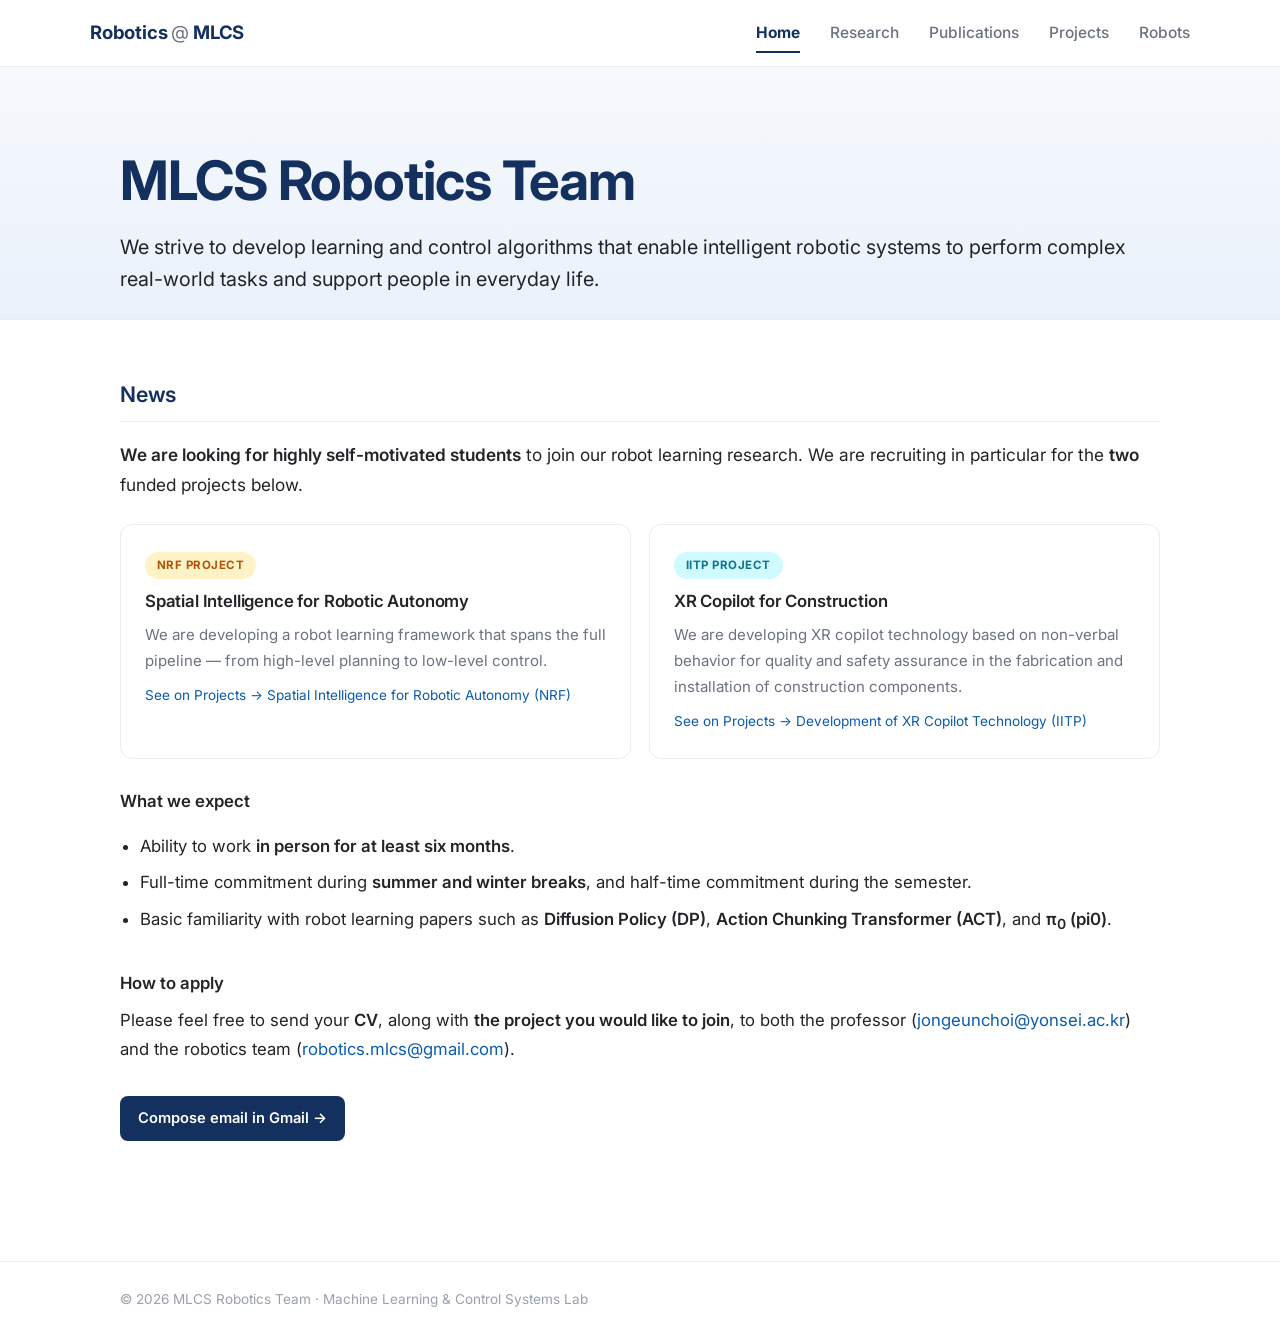
<file: index.html>
<!DOCTYPE html>
<html lang="en">
<head>
  <meta charset="UTF-8" />
  <meta name="viewport" content="width=device-width, initial-scale=1.0" />
  <title>Robotics @ MLCS</title>
  <meta name="description" content="MLCS Robotics Team — learning algorithms for robots to master complex real-world tasks." />
  <link rel="preconnect" href="https://fonts.googleapis.com" />
  <link rel="preconnect" href="https://fonts.gstatic.com" crossorigin />
  <link href="https://fonts.googleapis.com/css2?family=Inter:wght@400;500;600;700&family=Noto+Sans+KR:wght@400;500;700&display=swap" rel="stylesheet" />
  <link rel="stylesheet" href="/css/style.css" />
</head>
<body>
  <!-- ===== Top bar ===== -->
  <header class="topbar">
    <div class="topbar-inner">
      <a class="brand" href="/">Robotics <span class="at">@</span> MLCS</a>
      <nav class="nav">
        <a class="active" href="/">Home</a>
        <a href="/research/">Research</a>
        <a href="/publications/">Publications</a>
        <a href="/projects/">Projects</a>
        <a href="/robots/">Robots</a>
      </nav>
      <button class="menu-toggle" aria-label="Menu">☰</button>
    </div>
  </header>

  <!-- ===== Hero ===== -->
  <section class="hero-band">
    <div class="hero-inner" data-reveal>
      <h1>MLCS Robotics Team</h1>
      <p class="lead">
        We strive to develop learning and control algorithms that enable intelligent 
        robotic systems to perform complex real-world tasks and support people in everyday life.
      </p>
    </div>
  </section>

  <!-- ===== Content ===== -->
  <main class="content">
    <div class="content-inner">
      <section data-reveal>
        <h2 class="section-h">News</h2>

        <p class="news-intro">
          <strong>We are looking for highly self-motivated students</strong> to join our robot
          learning research. We are recruiting in particular for the <strong>two</strong> funded projects below.
        </p>

        <div class="proj-list">
          <a class="proj" href="/projects/#nrf-spatial">
            <span class="tag-chip nrf">NRF Project</span>
            <h4>Spatial Intelligence for Robotic Autonomy</h4>
            <p>We are developing a robot learning framework that spans the full pipeline —
               from high-level planning to low-level control.</p>
            <span class="seemore">See on Projects → Spatial Intelligence for Robotic Autonomy (NRF)</span>
          </a>
          <a class="proj" href="/projects/#iitp">
            <span class="tag-chip iitp">IITP Project</span>
            <h4>XR Copilot for Construction</h4>
            <p>We are developing XR copilot technology based on non-verbal behavior for quality
               and safety assurance in the fabrication and installation of construction components.</p>
            <span class="seemore">See on Projects → Development of XR Copilot Technology (IITP)</span>
          </a>
        </div>

        <p class="subhead">What we expect</p>
        <ul class="req-list">
          <li>Ability to work <strong>in person for at least six months</strong>.</li>
          <li>Full-time commitment during <strong>summer and winter breaks</strong>, and half-time commitment during the semester.</li>
          <li>Basic familiarity with robot learning papers such as
              <strong>Diffusion Policy (DP)</strong>, <strong>Action Chunking Transformer (ACT)</strong>,
              and <strong>&pi;<sub>0</sub> (pi0)</strong>.</li>
        </ul>

        <p id="apply" class="subhead">How to apply</p>
        <p class="apply-line">
          Please feel free to send your <strong>CV</strong>, along with <strong>the project you would like to join</strong>, to both the professor
          (<a href="https://mail.google.com/mail/?view=cm&amp;fs=1&amp;to=jongeunchoi@yonsei.ac.kr&amp;cc=robotics.mlcs@gmail.com&amp;su=Robot%20Learning%20Application&amp;body=Dear%20Professor%20Choi%20and%20the%20MLCS%20Robotics%20Team%2C%0A%0AI%20would%20like%20to%20apply%20to%20join%20your%20robot%20learning%20research.%0A%0A-%20Project%20I%20would%20like%20to%20join%3A%20%0A-%20Availability%20(hours%2Fweek%2C%20start%20date)%3A%20%0A%0AI%20have%20attached%20my%20CV.%0A%0ABest%20regards%2C" target="_blank" rel="noopener">jongeunchoi@yonsei.ac.kr</a>)
          and the robotics team
          (<a href="https://mail.google.com/mail/?view=cm&amp;fs=1&amp;to=robotics.mlcs@gmail.com&amp;cc=jongeunchoi@yonsei.ac.kr&amp;su=Robot%20Learning%20Application&amp;body=Dear%20Professor%20Choi%20and%20the%20MLCS%20Robotics%20Team%2C%0A%0AI%20would%20like%20to%20apply%20to%20join%20your%20robot%20learning%20research.%0A%0A-%20Project%20I%20would%20like%20to%20join%3A%20%0A-%20Availability%20(hours%2Fweek%2C%20start%20date)%3A%20%0A%0AI%20have%20attached%20my%20CV.%0A%0ABest%20regards%2C" target="_blank" rel="noopener">robotics.mlcs@gmail.com</a>).
        </p>
        <p>
          <a class="apply-btn" href="https://mail.google.com/mail/?view=cm&amp;fs=1&amp;to=jongeunchoi@yonsei.ac.kr&amp;cc=robotics.mlcs@gmail.com&amp;su=Robot%20Learning%20Application&amp;body=Dear%20Professor%20Choi%20and%20the%20MLCS%20Robotics%20Team%2C%0A%0AI%20would%20like%20to%20apply%20to%20join%20your%20robot%20learning%20research.%0A%0A-%20Project%20I%20would%20like%20to%20join%3A%20%0A-%20Availability%20(hours%2Fweek%2C%20start%20date)%3A%20%0A%0AI%20have%20attached%20my%20CV.%0A%0ABest%20regards%2C" target="_blank" rel="noopener">Compose email in Gmail →</a>
        </p>
      </section>
    </div>
  </main>

  <!-- ===== Footer ===== -->
  <footer class="site-foot">
    <div class="site-foot-inner">
      <span>© 2026 MLCS Robotics Team · Machine Learning &amp; Control Systems Lab</span></div>
  </footer>

  <script src="/js/main.js"></script>
</body>
</html>
</file>
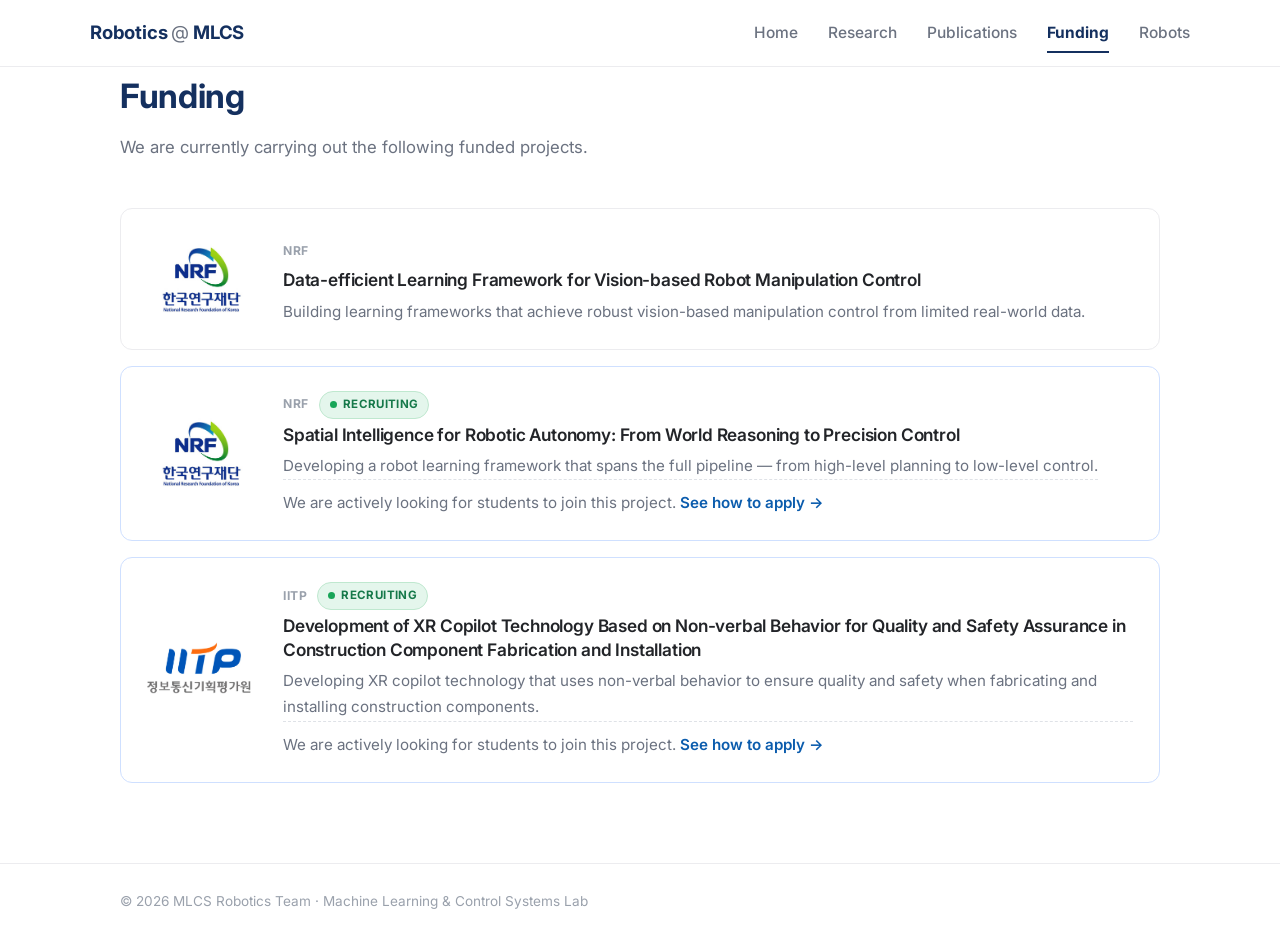
<file: funding/index.html>
<!DOCTYPE html>
<html lang="en">
<head>
  <meta charset="UTF-8" />
  <meta name="viewport" content="width=device-width, initial-scale=1.0" />
  <title>Funding · Robotics @ MLCS</title>
  <link rel="preconnect" href="https://fonts.googleapis.com" />
  <link rel="preconnect" href="https://fonts.gstatic.com" crossorigin />
  <link href="https://fonts.googleapis.com/css2?family=Inter:wght@400;500;600;700&family=Noto+Sans+KR:wght@400;500;700&display=swap" rel="stylesheet" />
  <link rel="stylesheet" href="/css/style.css" />
</head>
<body>
  <header class="topbar">
    <div class="topbar-inner">
      <a class="brand" href="/">Robotics <span class="at">@</span> MLCS</a>
      <nav class="nav">
        <a href="/">Home</a>
        <a href="/research/">Research</a>
        <a href="/publications/">Publications</a>
        <a class="active" href="/funding/">Funding</a>
        <a href="/robots/">Robots</a>
      </nav>
      <button class="menu-toggle" aria-label="Menu">☰</button>
    </div>
  </header>

  <main class="content">
    <div class="content-inner">
      <h1 class="page-title" data-reveal>Funding</h1>
      <p class="page-sub" data-reveal>We are currently carrying out the following funded projects.</p>

      <!-- NRF: Data-efficient -->
      <div class="fund-item" data-reveal id="nrf-data">
        <div class="fund-logo"><img src="/assets/logos/nrf.jpg" alt="NRF" /></div>
        <div class="fund-body">
          <span class="agency">NRF</span>
          <h3>Data-efficient Learning Framework for Vision-based Robot Manipulation Control</h3>
          <p>Building learning frameworks that achieve robust vision-based manipulation
             control from limited real-world data.</p>
        </div>
      </div>

      <!-- NRF: Spatial Intelligence -->
      <div class="fund-item hiring" data-reveal id="nrf-spatial">
        <div class="fund-logo"><img src="/assets/logos/nrf.jpg" alt="NRF" /></div>
        <div class="fund-body">
          <div class="fund-head">
            <span class="agency">NRF</span>
            <span class="recruit-badge">Recruiting</span>
          </div>
          <h3>Spatial Intelligence for Robotic Autonomy: From World Reasoning to Precision Control</h3>
          <p>Developing a robot learning framework that spans the full pipeline — from
             high-level planning to low-level control.</p>
          <p class="fund-recruit">We are actively looking for students to join this project.
             <a href="/#apply">See how to apply →</a></p>
        </div>
      </div>

      <!-- IITP: XR Copilot -->
      <div class="fund-item hiring" data-reveal id="iitp">
        <div class="fund-logo"><img src="/assets/logos/iitp.jpg" alt="IITP" /></div>
        <div class="fund-body">
          <div class="fund-head">
            <span class="agency">IITP</span>
            <span class="recruit-badge">Recruiting</span>
          </div>
          <h3>Development of XR Copilot Technology Based on Non-verbal Behavior for Quality and Safety Assurance in Construction Component Fabrication and Installation</h3>
          <p>Developing XR copilot technology that uses non-verbal behavior to ensure quality
             and safety when fabricating and installing construction components.</p>
          <p class="fund-recruit">We are actively looking for students to join this project.
             <a href="/#apply">See how to apply →</a></p>
        </div>
      </div>
    </div>
  </main>

  <footer class="site-foot">
    <div class="site-foot-inner">
      <span>© 2026 MLCS Robotics Team · Machine Learning &amp; Control Systems Lab</span></div>
  </footer>

  <script src="/js/main.js"></script>
</body>
</html>
</file>
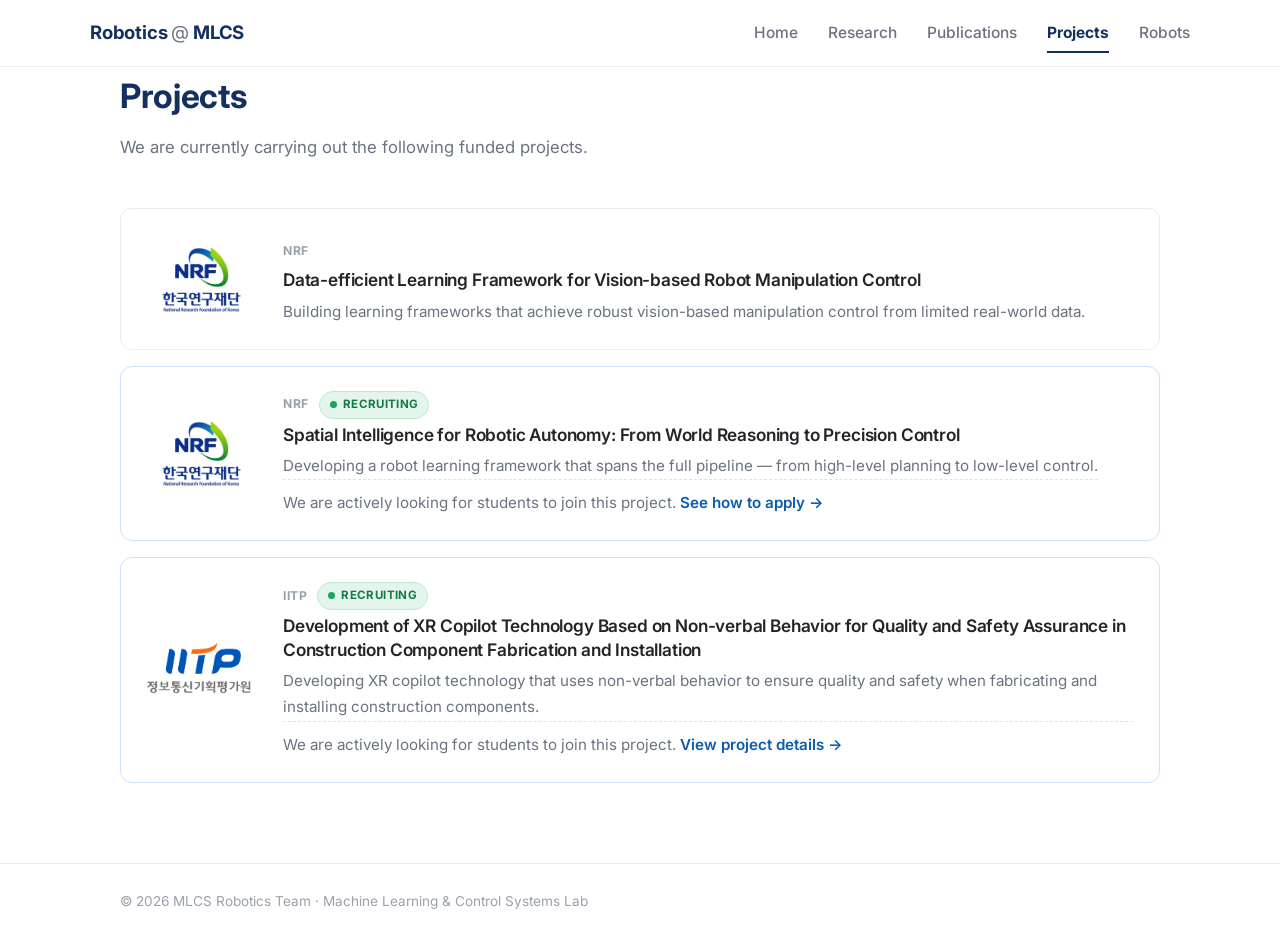
<file: projects/index.html>
<!DOCTYPE html>
<html lang="en">
<head>
  <meta charset="UTF-8" />
  <meta name="viewport" content="width=device-width, initial-scale=1.0" />
  <title>Projects · Robotics @ MLCS</title>
  <link rel="preconnect" href="https://fonts.googleapis.com" />
  <link rel="preconnect" href="https://fonts.gstatic.com" crossorigin />
  <link href="https://fonts.googleapis.com/css2?family=Inter:wght@400;500;600;700&family=Noto+Sans+KR:wght@400;500;700&display=swap" rel="stylesheet" />
  <link rel="stylesheet" href="/css/style.css" />
</head>
<body>
  <header class="topbar">
    <div class="topbar-inner">
      <a class="brand" href="/">Robotics <span class="at">@</span> MLCS</a>
      <nav class="nav">
        <a href="/">Home</a>
        <a href="/research/">Research</a>
        <a href="/publications/">Publications</a>
        <a class="active" href="/projects/">Projects</a>
        <a href="/robots/">Robots</a>
      </nav>
      <button class="menu-toggle" aria-label="Menu">☰</button>
    </div>
  </header>

  <main class="content">
    <div class="content-inner">
      <h1 class="page-title" data-reveal>Projects</h1>
      <p class="page-sub" data-reveal>We are currently carrying out the following funded projects.</p>

      <!-- NRF: Data-efficient -->
      <div class="fund-item" data-reveal id="nrf-data">
        <div class="fund-logo"><img src="/assets/logos/nrf.jpg" alt="NRF" /></div>
        <div class="fund-body">
          <span class="agency">NRF</span>
          <h3>Data-efficient Learning Framework for Vision-based Robot Manipulation Control</h3>
          <p>Building learning frameworks that achieve robust vision-based manipulation
             control from limited real-world data.</p>
        </div>
      </div>

      <!-- NRF: Spatial Intelligence -->
      <div class="fund-item hiring" data-reveal id="nrf-spatial">
        <div class="fund-logo"><img src="/assets/logos/nrf.jpg" alt="NRF" /></div>
        <div class="fund-body">
          <div class="fund-head">
            <span class="agency">NRF</span>
            <span class="recruit-badge">Recruiting</span>
          </div>
          <h3>Spatial Intelligence for Robotic Autonomy: From World Reasoning to Precision Control</h3>
          <p>Developing a robot learning framework that spans the full pipeline — from
             high-level planning to low-level control.</p>
          <p class="fund-recruit">We are actively looking for students to join this project.
             <a href="/#apply">See how to apply →</a></p>
        </div>
      </div>

      <!-- IITP: XR Copilot -->
      <a class="fund-item hiring linked" data-reveal id="iitp" href="/projects/xr-copilot/">
        <div class="fund-logo"><img src="/assets/logos/iitp.jpg" alt="IITP" /></div>
        <div class="fund-body">
          <div class="fund-head">
            <span class="agency">IITP</span>
            <span class="recruit-badge">Recruiting</span>
          </div>
          <h3>Development of XR Copilot Technology Based on Non-verbal Behavior for Quality and Safety Assurance in Construction Component Fabrication and Installation</h3>
          <p>Developing XR copilot technology that uses non-verbal behavior to ensure quality
             and safety when fabricating and installing construction components.</p>
          <p class="fund-recruit">We are actively looking for students to join this project.
             <span class="inline-link">View project details →</span></p>
        </div>
      </a>
    </div>
  </main>

  <footer class="site-foot">
    <div class="site-foot-inner">
      <span>© 2026 MLCS Robotics Team · Machine Learning &amp; Control Systems Lab</span></div>
  </footer>

  <script src="/js/main.js"></script>
</body>
</html>
</file>
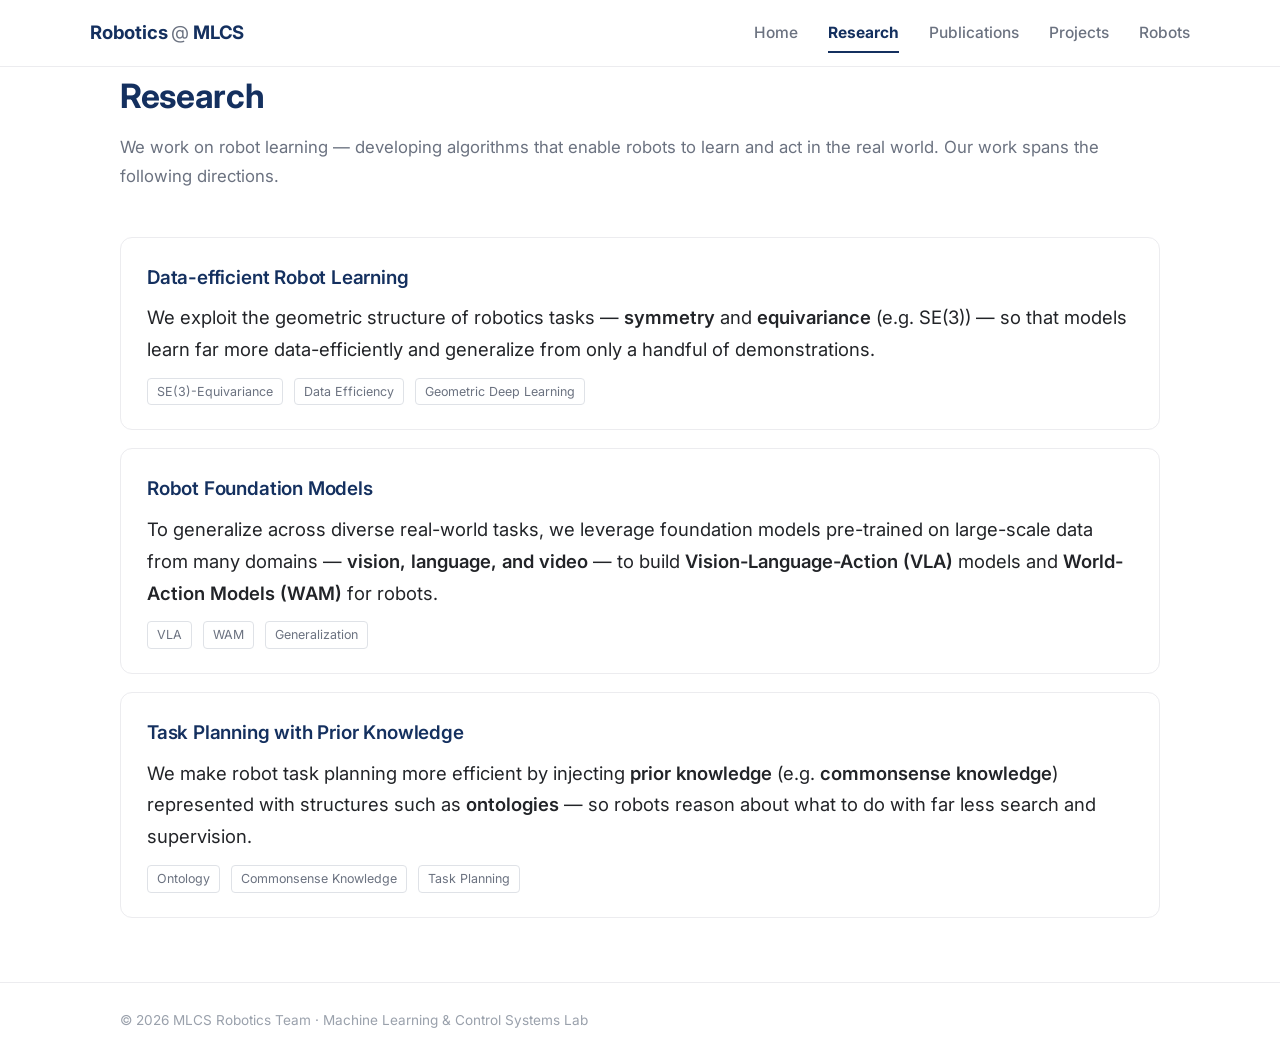
<file: research/index.html>
<!DOCTYPE html>
<html lang="en">
<head>
  <meta charset="UTF-8" />
  <meta name="viewport" content="width=device-width, initial-scale=1.0" />
  <title>Research · Robotics @ MLCS</title>
  <link rel="preconnect" href="https://fonts.googleapis.com" />
  <link rel="preconnect" href="https://fonts.gstatic.com" crossorigin />
  <link href="https://fonts.googleapis.com/css2?family=Inter:wght@400;500;600;700&family=Noto+Sans+KR:wght@400;500;700&display=swap" rel="stylesheet" />
  <link rel="stylesheet" href="/css/style.css" />
</head>
<body>
  <header class="topbar">
    <div class="topbar-inner">
      <a class="brand" href="/">Robotics <span class="at">@</span> MLCS</a>
      <nav class="nav">
        <a href="/">Home</a>
        <a class="active" href="/research/">Research</a>
        <a href="/publications/">Publications</a>
        <a href="/projects/">Projects</a>
        <a href="/robots/">Robots</a>
      </nav>
      <button class="menu-toggle" aria-label="Menu">☰</button>
    </div>
  </header>

  <main class="content">
    <div class="content-inner">
      <h1 class="page-title" data-reveal>Research</h1>
      <p class="page-sub" data-reveal>
        We work on robot learning — developing algorithms that enable robots to learn and
        act in the real world. Our work spans the following directions.
      </p>

      <div class="research-item" data-reveal>
        <h3>Data-efficient Robot Learning</h3>
        <p>
          We exploit the geometric structure of robotics tasks — <strong>symmetry</strong> and <strong>equivariance</strong> (e.g. SE(3)) —
          so that models learn far more data-efficiently and generalize from only a handful of demonstrations.
        </p>
        <div>
          <span class="kw">SE(3)-Equivariance</span>
          <span class="kw">Data Efficiency</span>
          <span class="kw">Geometric Deep Learning</span>
        </div>
      </div>

      <div class="research-item" data-reveal>
        <h3>Robot Foundation Models</h3>
        <p>
          To generalize across diverse real-world tasks, we leverage foundation models pre-trained
          on large-scale data from many domains — <strong>vision, language, and video</strong> —
          to build <strong>Vision-Language-Action (VLA)</strong> models and
          <strong>World-Action Models (WAM)</strong> for robots.
        </p>
        <div>
          <span class="kw">VLA</span>
          <span class="kw">WAM</span>
          <span class="kw">Generalization</span>
        </div>
      </div>

      <div class="research-item" data-reveal>
        <h3>Task Planning with Prior Knowledge</h3>
        <p>
          We make robot task planning more efficient by injecting <strong>prior knowledge</strong>
          (e.g. <strong>commonsense knowledge</strong>) represented with structures such as
          <strong>ontologies</strong> — so robots reason about what to do with far less search and supervision.
        </p>
        <div>
          <span class="kw">Ontology</span>
          <span class="kw">Commonsense Knowledge</span>
          <span class="kw">Task Planning</span>
        </div>
      </div>
    </div>
  </main>

  <footer class="site-foot">
    <div class="site-foot-inner">
      <span>© 2026 MLCS Robotics Team · Machine Learning &amp; Control Systems Lab</span></div>
  </footer>

  <script src="/js/main.js"></script>
</body>
</html>
</file>
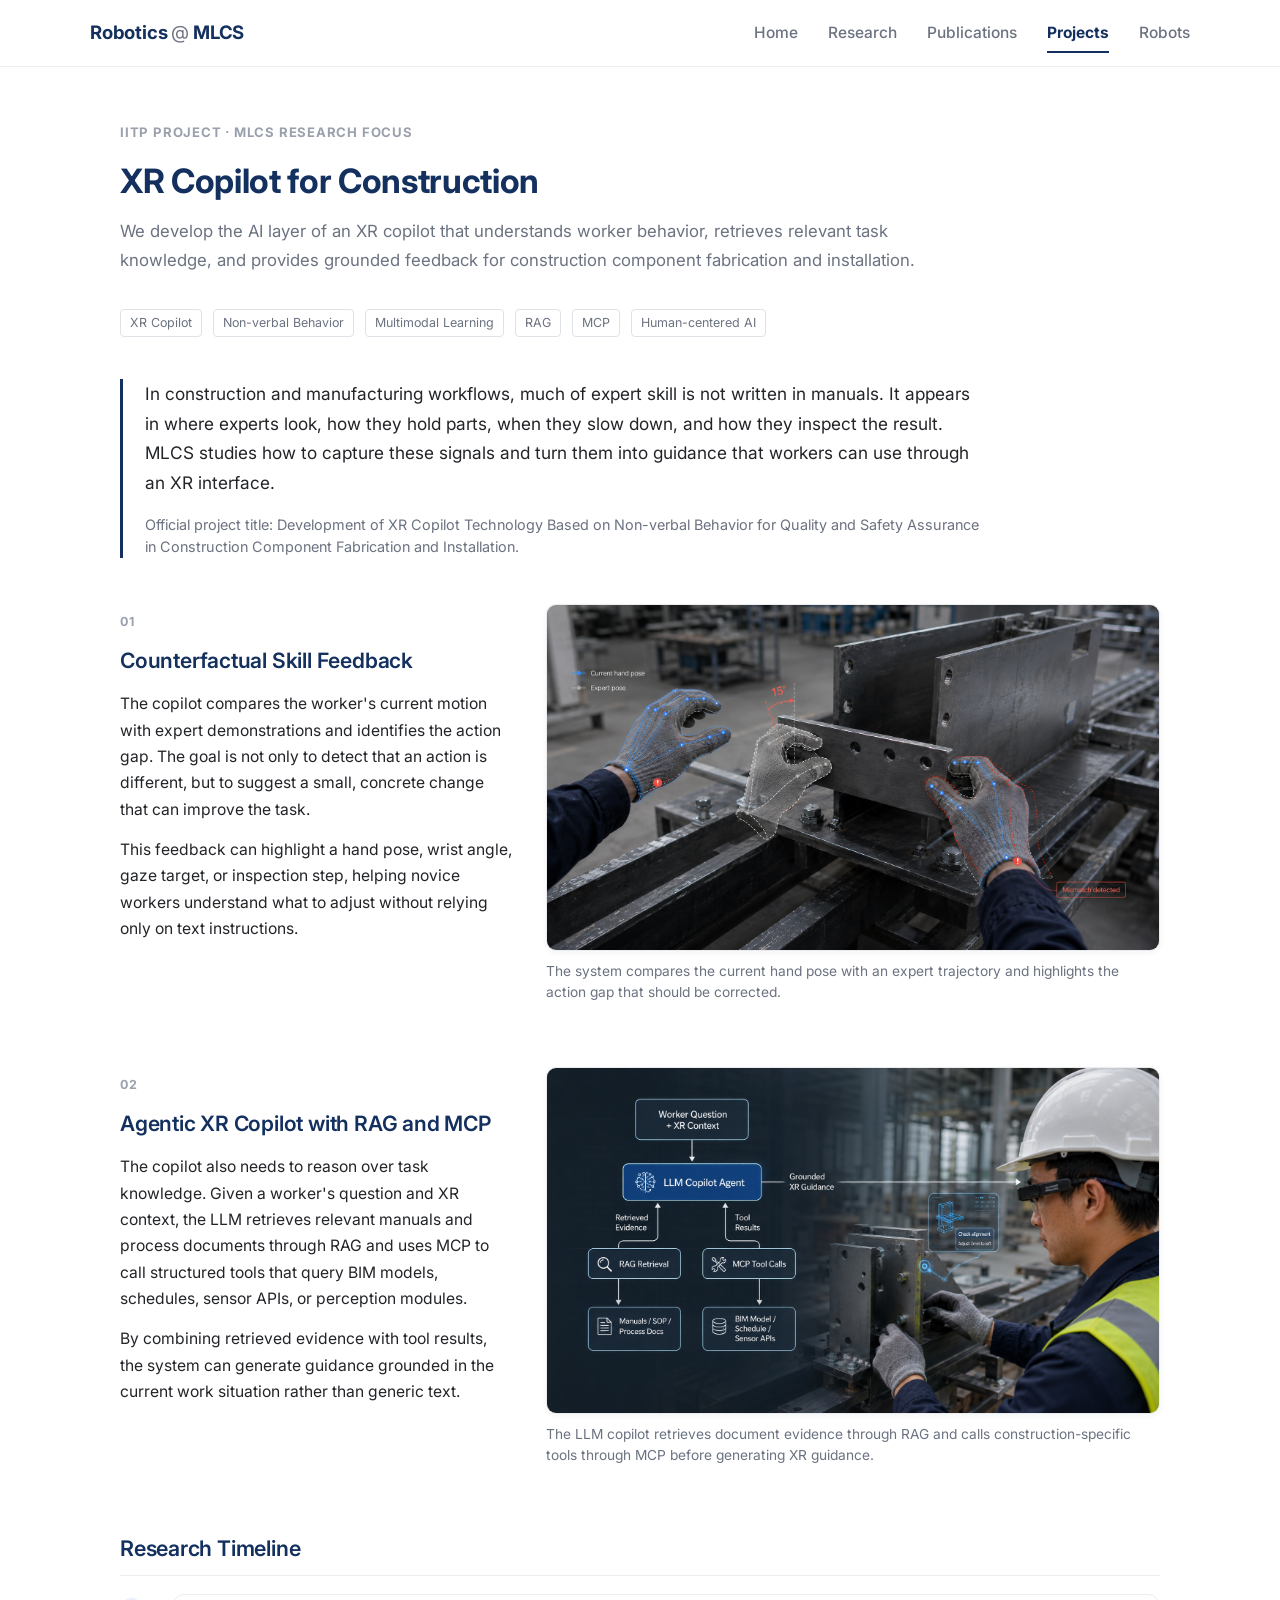
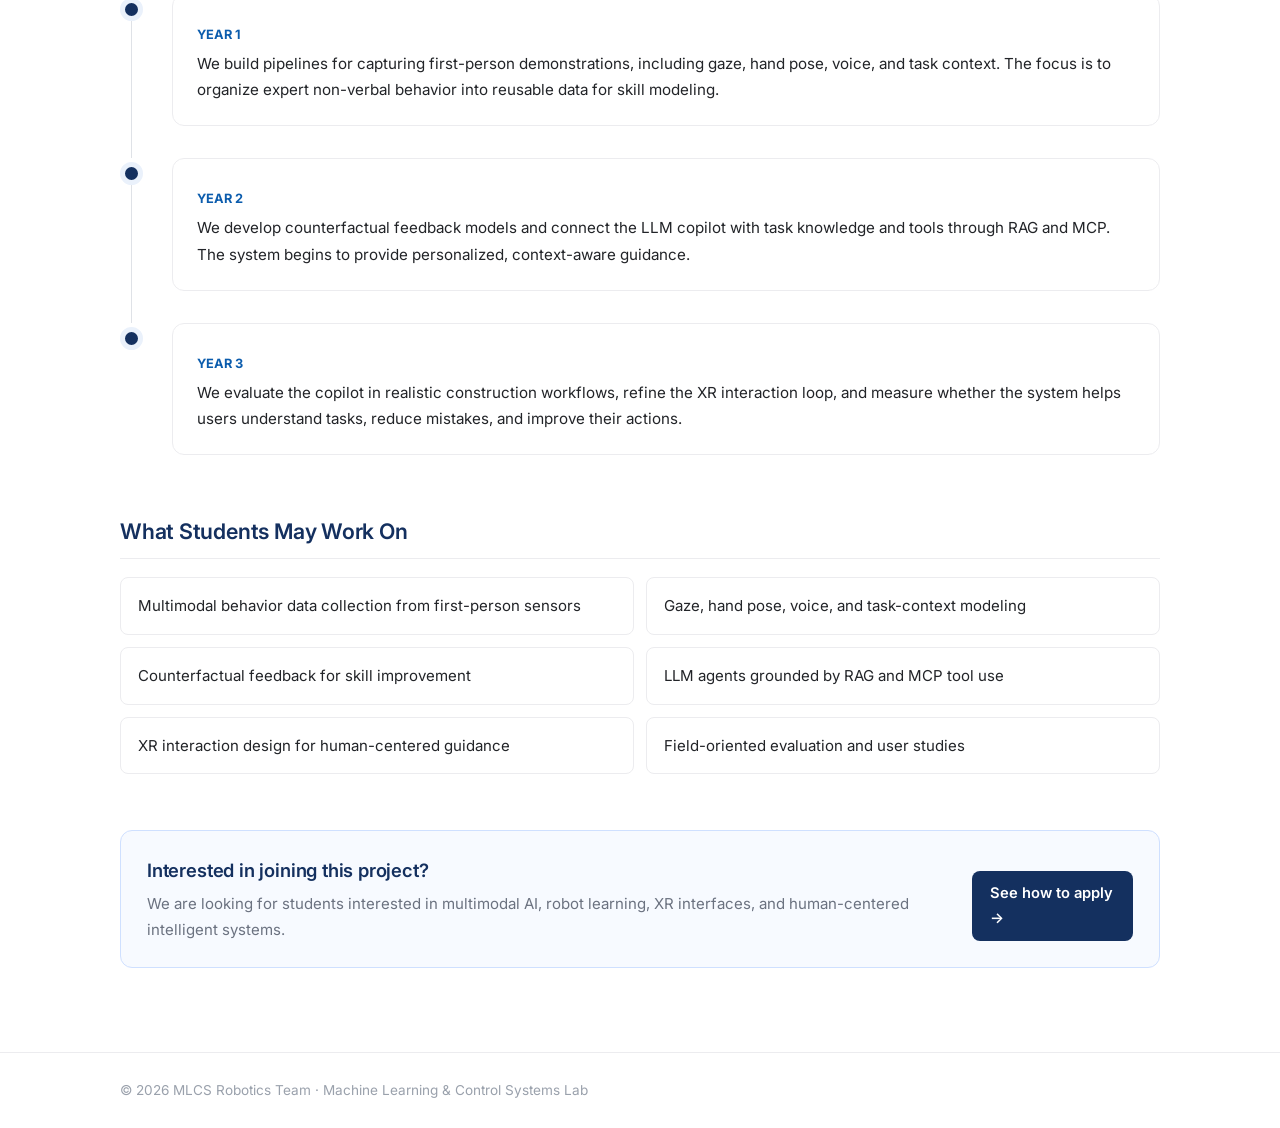
<file: projects/xr-copilot/index.html>
<!DOCTYPE html>
<html lang="en">
<head>
  <meta charset="UTF-8" />
  <meta name="viewport" content="width=device-width, initial-scale=1.0" />
  <title>XR Copilot for Construction · Robotics @ MLCS</title>
  <meta name="description" content="MLCS research on an XR copilot that learns from non-verbal worker behavior and provides grounded guidance for construction component fabrication and installation." />
  <link rel="preconnect" href="https://fonts.googleapis.com" />
  <link rel="preconnect" href="https://fonts.gstatic.com" crossorigin />
  <link href="https://fonts.googleapis.com/css2?family=Inter:wght@400;500;600;700&family=Noto+Sans+KR:wght@400;500;700&display=swap" rel="stylesheet" />
  <link rel="stylesheet" href="/css/style.css" />
</head>
<body>
  <header class="topbar">
    <div class="topbar-inner">
      <a class="brand" href="/">Robotics <span class="at">@</span> MLCS</a>
      <nav class="nav">
        <a href="/">Home</a>
        <a href="/research/">Research</a>
        <a href="/publications/">Publications</a>
        <a class="active" href="/projects/">Projects</a>
        <a href="/robots/">Robots</a>
      </nav>
      <button class="menu-toggle" aria-label="Menu">☰</button>
    </div>
  </header>

  <main class="content project-page">
    <div class="content-inner">
      <p class="project-eyebrow" data-reveal>IITP Project · MLCS Research Focus</p>
      <h1 class="page-title project-title" data-reveal>XR Copilot for Construction</h1>
      <p class="page-sub project-sub" data-reveal>
        We develop the AI layer of an XR copilot that understands worker behavior,
        retrieves relevant task knowledge, and provides grounded feedback for construction
        component fabrication and installation.
      </p>

      <div class="project-meta" data-reveal>
        <span class="kw">XR Copilot</span>
        <span class="kw">Non-verbal Behavior</span>
        <span class="kw">Multimodal Learning</span>
        <span class="kw">RAG</span>
        <span class="kw">MCP</span>
        <span class="kw">Human-centered AI</span>
      </div>

      <section class="project-intro" data-reveal>
        <p>
          In construction and manufacturing workflows, much of expert skill is not written
          in manuals. It appears in where experts look, how they hold parts, when they slow
          down, and how they inspect the result. MLCS studies how to capture these signals
          and turn them into guidance that workers can use through an XR interface.
        </p>
        <p class="official-title">
          Official project title: Development of XR Copilot Technology Based on Non-verbal
          Behavior for Quality and Safety Assurance in Construction Component Fabrication
          and Installation.
        </p>
      </section>

      <section class="project-feature" data-reveal>
        <div class="feature-copy">
          <span class="feature-index">01</span>
          <h2>Counterfactual Skill Feedback</h2>
          <p>
            The copilot compares the worker's current motion with expert demonstrations
            and identifies the action gap. The goal is not only to detect that an action is
            different, but to suggest a small, concrete change that can improve the task.
          </p>
          <p>
            This feedback can highlight a hand pose, wrist angle, gaze target, or inspection
            step, helping novice workers understand what to adjust without relying only on
            text instructions.
          </p>
        </div>
        <figure class="project-figure">
          <img src="/assets/projects/xr-copilot/counterfactual-feedback.png" alt="Counterfactual feedback compares current hand pose with an expert pose." />
          <figcaption>
            The system compares the current hand pose with an expert trajectory and highlights
            the action gap that should be corrected.
          </figcaption>
        </figure>
      </section>

      <section class="project-feature" data-reveal>
        <div class="feature-copy">
          <span class="feature-index">02</span>
          <h2>Agentic XR Copilot with RAG and MCP</h2>
          <p>
            The copilot also needs to reason over task knowledge. Given a worker's question
            and XR context, the LLM retrieves relevant manuals and process documents through
            RAG and uses MCP to call structured tools that query BIM models, schedules,
            sensor APIs, or perception modules.
          </p>
          <p>
            By combining retrieved evidence with tool results, the system can generate
            guidance grounded in the current work situation rather than generic text.
          </p>
        </div>
        <figure class="project-figure">
          <img src="/assets/projects/xr-copilot/llm-rag-mcp.png" alt="LLM copilot agent retrieves documents through RAG and queries tools through MCP." />
          <figcaption>
            The LLM copilot retrieves document evidence through RAG and calls construction-specific
            tools through MCP before generating XR guidance.
          </figcaption>
        </figure>
      </section>

      <section class="project-timeline" data-reveal>
        <h2 class="section-h">Research Timeline</h2>

        <div class="timeline-item">
          <div class="timeline-dot"></div>
          <div class="timeline-body">
            <span class="timeline-year">Year 1</span>
            <p>
              We build pipelines for capturing first-person demonstrations, including gaze,
              hand pose, voice, and task context. The focus is to organize expert non-verbal
              behavior into reusable data for skill modeling.
            </p>
          </div>
        </div>

        <div class="timeline-item">
          <div class="timeline-dot"></div>
          <div class="timeline-body">
            <span class="timeline-year">Year 2</span>
            <p>
              We develop counterfactual feedback models and connect the LLM copilot with
              task knowledge and tools through RAG and MCP. The system begins to provide
              personalized, context-aware guidance.
            </p>
          </div>
        </div>

        <div class="timeline-item">
          <div class="timeline-dot"></div>
          <div class="timeline-body">
            <span class="timeline-year">Year 3</span>
            <p>
              We evaluate the copilot in realistic construction workflows, refine the XR
              interaction loop, and measure whether the system helps users understand tasks,
              reduce mistakes, and improve their actions.
            </p>
          </div>
        </div>
      </section>

      <section class="student-work" data-reveal>
        <h2 class="section-h">What Students May Work On</h2>
        <div class="student-grid">
          <div>Multimodal behavior data collection from first-person sensors</div>
          <div>Gaze, hand pose, voice, and task-context modeling</div>
          <div>Counterfactual feedback for skill improvement</div>
          <div>LLM agents grounded by RAG and MCP tool use</div>
          <div>XR interaction design for human-centered guidance</div>
          <div>Field-oriented evaluation and user studies</div>
        </div>
      </section>

      <section class="project-cta" data-reveal>
        <div>
          <h2>Interested in joining this project?</h2>
          <p>
            We are looking for students interested in multimodal AI, robot learning,
            XR interfaces, and human-centered intelligent systems.
          </p>
        </div>
        <a class="apply-btn" href="/#apply">See how to apply →</a>
      </section>
    </div>
  </main>

  <footer class="site-foot">
    <div class="site-foot-inner">
      <span>© 2026 MLCS Robotics Team · Machine Learning &amp; Control Systems Lab</span></div>
  </footer>

  <script src="/js/main.js"></script>
</body>
</html>
</file>
<file: css/style.css>
/* ============================================================
   Robotics Team @ MLCS — clean styles, top-bar layout
   (clean typography à la youngwoon + restrained motion à la davian)
   ============================================================ */

:root {
  --bg: #ffffff;
  --text: #222428;
  --text-soft: #6b7280;
  --muted: #9aa1ac;
  --navy: #14305f;
  --link: #0b5cad;
  --link-hover: #14305f;
  --red: #c0392b;
  --border: #ececef;
  --border-strong: #dfe2e7;
  --dim: #b6bcc6;
  --maxw: 1040px;
  --bar-maxw: 1180px;
  --shadow-soft: 0 2px 6px rgba(20,30,50,.05);
  --shadow-lift: 0 12px 30px rgba(20,30,50,.13);
  --font: "Inter", -apple-system, BlinkMacSystemFont, "Segoe UI", Roboto,
          "Helvetica Neue", Arial, "Apple SD Gothic Neo", "Noto Sans KR", sans-serif;
}

* { box-sizing: border-box; }
html { scroll-behavior: smooth; }

body {
  margin: 0;
  font-family: var(--font);
  font-weight: 400;
  color: var(--text);
  background: var(--bg);
  line-height: 1.72;
  font-size: 18.5px;
  -webkit-font-smoothing: antialiased;
  text-rendering: optimizeLegibility;
}

a { color: var(--link); text-decoration: none; transition: color .15s ease; }
a:hover { color: var(--link-hover); text-decoration: underline; }
img { max-width: 100%; display: block; }
h1, h2, h3, h4 { font-weight: 600; letter-spacing: -0.01em; color: var(--text); }
strong, b { font-weight: 600; }

/* ---------- Top bar ---------- */
.topbar {
  position: sticky; top: 0; z-index: 100;
  background: rgba(255,255,255,.88);
  -webkit-backdrop-filter: blur(10px); backdrop-filter: blur(10px);
  border-bottom: 1px solid var(--border);
}
.topbar-inner {
  max-width: var(--bar-maxw); margin: 0 auto;
  height: 66px; padding: 0 40px;
  display: flex; align-items: center; justify-content: space-between; gap: 20px;
}
.brand {
  font-size: 1.16rem; font-weight: 700; color: var(--navy);
  letter-spacing: -0.01em; white-space: nowrap;
}
.brand:hover { text-decoration: none; }
.brand .at { color: var(--text-soft); font-weight: 400; }

.nav { display: flex; gap: 30px; }
.nav a {
  position: relative; color: var(--text-soft);
  font-weight: 500; font-size: .97rem; padding: 4px 0;
}
.nav a:hover { color: var(--navy); text-decoration: none; }
.nav a::after {
  content: ""; position: absolute; left: 0; right: 0; bottom: -3px;
  height: 2px; background: var(--navy);
  transform: scaleX(0); transform-origin: left; transition: transform .25s ease;
}
.nav a:hover::after, .nav a.active::after { transform: scaleX(1); }
.nav a.active { color: var(--navy); font-weight: 700; }

.menu-toggle {
  display: none; background: none; border: 1px solid var(--border-strong);
  border-radius: 6px; padding: 6px 11px; font-size: 1.1rem; cursor: pointer;
}

/* ---------- Hero band (home, full-bleed) ---------- */
.hero-band {
  width: 100%;
  background: linear-gradient(180deg, #f6f9fd 0%, #eaf1fb 100%);
  border-bottom: 1px solid var(--border);
  padding: 84px 40px 24px;
}
.hero-inner { max-width: var(--maxw); margin: 0 auto; }
.hero-inner h1 {
  font-size: clamp(2.4rem, 4.5vw, 3.4rem);
  line-height: 1.08; font-weight: 700; color: var(--navy);
  margin: 0 0 22px; letter-spacing: -0.02em;
}
.hero-inner p.lead {
  font-size: 1.24rem; line-height: 1.6; color: var(--text);
  max-width: none; margin: 0; font-weight: 400;
}

/* ---------- Content ---------- */
.content { padding: 0px 40px 24px; }
.content-inner { max-width: var(--maxw); margin: 0 auto; }

.page-title { font-size: 2.1rem; font-weight: 700; margin: 0 0 8px; color: var(--navy); }
.page-sub { color: var(--text-soft); margin: 0 0 46px; font-size: 1.05rem; }

section { margin-bottom: 56px; }

h2.section-h {
  font-size: 1.34rem; font-weight: 600; margin: 0 0 18px;
  padding-bottom: 8px; border-bottom: 1px solid var(--border); color: var(--navy);
}

/* ---------- Scroll reveal ---------- */
[data-reveal] {
  opacity: 0; transform: translateY(18px);
  transition: opacity .6s ease, transform .6s cubic-bezier(.2,.7,.3,1);
}
[data-reveal].in { opacity: 1; transform: none; }

/* ---------- News ---------- */
.news-intro { font-size: 1.08rem; margin: 0 0 24px; }

.proj-list { display: grid; grid-template-columns: 1fr 1fr; gap: 18px; margin: 24px 0; }
.proj {
  display: block; padding: 22px 24px;
  border: 1px solid var(--border); border-radius: 12px; background: #fff;
  transition: opacity .6s ease, transform .55s cubic-bezier(.2,.7,.3,1), box-shadow .3s ease, border-color .25s ease;
}
.proj:hover {
  transform: translateY(-5px); box-shadow: var(--shadow-lift);
  border-color: var(--border-strong); text-decoration: none;
}
.proj .tag-chip {
  display: inline-block;
  font-size: .72rem; font-weight: 700; letter-spacing: .04em; text-transform: uppercase;
  padding: 4px 12px; border-radius: 999px;
}
.proj .tag-chip.iitp { background: #cffafe; color: #0e7490; }
.proj .tag-chip.nrf  { background: #fef3c7; color: #b45309; }
.proj h4 { margin: 8px 0 6px; font-size: 1.05rem; color: var(--text); }
.proj p { margin: 0; color: var(--text-soft); font-size: .94rem; }
.proj .seemore { font-size: .85rem; color: var(--link); margin-top: 10px; display: inline-block; }
.proj:hover .seemore { text-decoration: underline; }

.subhead { margin: 28px 0 0; font-weight: 600; font-size: 1.05rem; }
.req-list { margin: 12px 0 0; padding: 0 0 0 20px; }
.req-list li { padding: 4px 0; color: var(--text); font-size: 1.05rem; }
.apply-line { margin: 8px 0 0; color: var(--text); font-size: 1.05rem; }
.apply-btn {
  display: inline-block; font-weight: 600; font-size: .92rem;
  padding: 10px 18px; border-radius: 8px;
  background: var(--navy); color: #fff; margin-top: 14px;
}
.apply-btn:hover { background: #0d234a; color: #fff; text-decoration: none; }

/* ---------- Research ---------- */
.research-item {
  margin-bottom: 18px; padding: 24px 26px;
  border: 1px solid var(--border); border-radius: 12px; background: #fff;
  transition: opacity .6s ease, transform .55s cubic-bezier(.2,.7,.3,1), box-shadow .3s ease, border-color .25s ease;
}
.research-item:hover {
  transform: translateY(-5px); box-shadow: var(--shadow-lift); border-color: var(--border-strong);
}
.research-item:last-child { margin-bottom: 0; }
.research-item h3 { font-size: 1.18rem; margin: 0 0 8px; color: var(--navy); }
.research-item p { margin: 0; color: var(--text); }
.kw {
  display: inline-block; font-size: .78rem; color: var(--text-soft);
  border: 1px solid var(--border-strong); padding: 2px 9px; border-radius: 4px;
  margin: 12px 6px 0 0;
}

/* ---------- Funding ---------- */
.fund-item {
  display: flex; gap: 26px; align-items: center;
  padding: 24px 26px; margin-bottom: 16px;
  border: 1px solid var(--border); border-radius: 12px; background: #fff;
  transition: opacity .6s ease, transform .55s cubic-bezier(.2,.7,.3,1), box-shadow .3s ease, border-color .25s ease;
}
.fund-item:hover {
  transform: translateY(-4px); box-shadow: var(--shadow-lift); border-color: var(--border-strong);
}
.fund-item.linked { color: inherit; text-decoration: none; }
.fund-item.linked:hover { text-decoration: none; }
.fund-logo {
  flex: 0 0 110px; width: 110px; height: 72px;
  display: flex; align-items: center; justify-content: center;
}
.fund-logo img { max-height: 100%; max-width: 100%; width: auto; object-fit: contain; }
.fund-item.hiring { border-color: #cfe0ff; }
.fund-item.hiring:hover { border-color: #b6d0ff; }
.fund-head { display: flex; align-items: center; gap: 10px; flex-wrap: wrap; }
.fund-body .agency {
  font-size: .76rem; font-weight: 700; letter-spacing: .05em;
  text-transform: uppercase; color: var(--muted);
}
.recruit-badge {
  display: inline-flex; align-items: center; gap: 6px;
  font-size: .72rem; font-weight: 700; letter-spacing: .03em; text-transform: uppercase;
  color: #16794a; background: #e4f6ec; border: 1px solid #bfe8cf;
  padding: 3px 10px; border-radius: 999px;
}
.recruit-badge::before {
  content: ""; width: 7px; height: 7px; border-radius: 50%;
  background: #18a558; box-shadow: 0 0 0 0 rgba(24,165,88,.5);
  animation: pulse 1.8s infinite;
}
@keyframes pulse {
  0%   { box-shadow: 0 0 0 0 rgba(24,165,88,.45); }
  70%  { box-shadow: 0 0 0 7px rgba(24,165,88,0); }
  100% { box-shadow: 0 0 0 0 rgba(24,165,88,0); }
}
.fund-recruit {
  margin: 10px 0 0; font-size: .92rem; color: var(--text);
  padding-top: 10px; border-top: 1px dashed var(--border-strong);
}
.fund-recruit a { font-weight: 600; }
.fund-recruit .inline-link { color: var(--link); font-weight: 600; }
.fund-item.linked:hover .inline-link { text-decoration: underline; }
.fund-body h3 { margin: 4px 0 6px; font-size: 1.08rem; line-height: 1.4; }
.fund-body p { margin: 0; color: var(--text-soft); font-size: .95rem; }

/* ---------- Project detail ---------- */
.project-page { padding-top: 54px; }
.project-eyebrow {
  margin: 0 0 8px; color: var(--muted);
  font-size: .82rem; font-weight: 700; letter-spacing: .06em; text-transform: uppercase;
}
.project-title { max-width: 820px; }
.project-sub { max-width: 860px; margin-bottom: 22px; }
.project-meta { margin: 0 0 42px; }
.project-intro {
  max-width: 860px; margin-bottom: 46px; padding-left: 22px;
  border-left: 3px solid var(--navy);
}
.project-intro p { margin: 0; font-size: 1.08rem; color: var(--text); }
.project-intro .official-title {
  margin-top: 16px; color: var(--text-soft); font-size: .9rem; line-height: 1.55;
}
.project-feature {
  display: grid; grid-template-columns: minmax(260px, .78fr) minmax(0, 1.22fr);
  gap: 34px; align-items: start; margin-bottom: 64px;
}
.feature-copy { position: sticky; top: 92px; }
.feature-index {
  display: inline-block; margin-bottom: 10px;
  color: var(--muted); font-size: .78rem; font-weight: 700; letter-spacing: .08em;
}
.feature-copy h2 { margin: 0 0 12px; color: var(--navy); font-size: 1.32rem; }
.feature-copy p { margin: 0 0 14px; color: var(--text); font-size: .98rem; line-height: 1.68; }
.project-figure { margin: 0; }
.project-figure img {
  width: 100%; border-radius: 10px; border: 1px solid var(--border);
  box-shadow: var(--shadow-soft); background: #f4f5f7;
}
.project-figure figcaption {
  margin-top: 10px; color: var(--text-soft); font-size: .86rem; line-height: 1.55;
}
.project-timeline { margin-bottom: 58px; }
.timeline-item {
  position: relative; display: grid; grid-template-columns: 34px 1fr;
  gap: 18px; padding-bottom: 32px;
}
.timeline-item::before {
  content: ""; position: absolute; left: 11px; top: 22px; bottom: 0;
  width: 1px; background: var(--border-strong);
}
.timeline-item:last-child { padding-bottom: 0; }
.timeline-item:last-child::before { display: none; }
.timeline-dot {
  width: 23px; height: 23px; border-radius: 50%;
  border: 5px solid #eaf1fb; background: var(--navy); margin-top: 4px; z-index: 1;
}
.timeline-body {
  padding: 22px 24px; border: 1px solid var(--border);
  border-radius: 12px; background: #fff;
}
.timeline-year {
  display: inline-block; margin-bottom: 5px;
  color: var(--link); font-size: .8rem; font-weight: 700; text-transform: uppercase;
}
.timeline-body h3 { margin: 0 0 7px; color: var(--navy); font-size: 1.08rem; }
.timeline-body p { margin: 0; color: var(--text); font-size: .95rem; }
.student-grid {
  display: grid; grid-template-columns: repeat(2, minmax(0, 1fr)); gap: 12px;
}
.student-grid div {
  padding: 15px 17px; border: 1px solid var(--border);
  border-radius: 8px; background: #fff; color: var(--text); font-size: .94rem;
}
.project-cta {
  display: flex; align-items: center; justify-content: space-between; gap: 24px;
  padding: 24px 26px; border: 1px solid #cfe0ff; border-radius: 12px;
  background: #f7faff; margin-bottom: 20px;
}
.project-cta h2 { margin: 0 0 4px; color: var(--navy); font-size: 1.15rem; }
.project-cta p { margin: 0; color: var(--text-soft); font-size: .94rem; }

/* ---------- Publications ---------- */
.year-block { margin-bottom: 44px; }
.year-label {
  font-size: 1.45rem; font-weight: 700; color: var(--navy);
  margin: 0 0 22px; padding-bottom: 8px; border-bottom: 1px solid var(--border);
}
.pub {
  display: flex; gap: 26px; align-items: flex-start;
  padding: 16px 18px; margin: 0 -18px 12px;
  border-radius: 12px;
  transition: opacity .6s ease, transform .6s cubic-bezier(.2,.7,.3,1), background .2s ease;
}
.pub:hover { background: #f7f9fc; }
.pub-media {
  flex: 0 0 270px; width: 270px; height: 170px;   /* uniform frame; image fits inside, never cropped */
  display: flex; align-items: center; justify-content: center;
  overflow: hidden; border-radius: 8px; background: #fff;
}
.pub-media img, .pub-media video {
  max-width: 100%; max-height: 100%; width: auto; height: auto;
  object-fit: contain; border-radius: 6px; transition: transform .35s ease;
}
.pub:hover .pub-media img, .pub:hover .pub-media video { transform: scale(1.03); }

/* Author markers + legend */
.authors .mark { color: var(--navy); font-style: normal; font-weight: 700; margin-left: 1px; }
.pub-legend {
  margin: -32px 0 40px; font-size: .9rem; color: var(--text-soft);
  display: flex; gap: 22px; flex-wrap: wrap;
}
.pub-legend .mark { color: var(--navy); font-weight: 700; margin-right: 4px; }
.pub-info { flex: 1; min-width: 0; }
.pub-info .pub-title { font-size: 1.06rem; font-weight: 600; margin: 0 0 5px; line-height: 1.45; }
.pub-info .authors { margin: 0 0 3px; color: #444; font-size: .92rem; font-style: italic; }
.pub-info .authors .dim { color: inherit; }
.pub-info .venue { margin: 0 0 9px; font-size: .92rem; }
.pub-info .venue .venue-name { font-weight: 600; color: var(--text); }
.pub-info .venue .award { color: var(--red); font-weight: 600; margin-left: 6px; }
.pub-links { font-size: .9rem; }
.pub-links a { color: var(--link); }
.pub-links .sep { color: var(--muted); margin: 0 7px; }

/* ---------- Robots ---------- */
.robot-grid { display: grid; grid-template-columns: repeat(auto-fit, minmax(220px, 1fr)); gap: 30px; }
.robot-card { transition: opacity .6s ease, transform .55s cubic-bezier(.2,.7,.3,1); }
.robot-card:hover { transform: translateY(-6px); }
.robot-card .robot-img {
  aspect-ratio: 4 / 5; overflow: hidden; border-radius: 10px;
  background: #f4f5f7; border: 1px solid var(--border); transition: box-shadow .22s ease;
}
.robot-card:hover .robot-img { box-shadow: var(--shadow-lift); }
.robot-card .robot-img img { width: 100%; height: 100%; object-fit: cover; transition: transform .4s ease; }
.robot-card:hover .robot-img img { transform: scale(1.04); }
.robot-card h3 { margin: 14px 0 3px; font-size: 1.06rem; }
.robot-card p { margin: 0; color: var(--text-soft); font-size: .9rem; }

/* ---------- Footer ---------- */
.site-foot { border-top: 1px solid var(--border); margin-top: 40px; padding: 26px 40px; }
.site-foot-inner {
  max-width: var(--maxw); margin: 0 auto;
  display: flex; justify-content: space-between; align-items: center;
  flex-wrap: wrap; gap: 14px; color: var(--muted); font-size: .85rem;
}
.site-foot-inner .social { display: flex; gap: 16px; }
.site-foot-inner a { color: var(--text-soft); font-weight: 500; }

/* ---------- Mobile ---------- */
@media (max-width: 820px) {
  .topbar-inner { padding: 0 22px; }
  .brand { font-size: 1.02rem; }
  .menu-toggle { display: inline-flex; }
  .nav {
    display: none; position: absolute; top: 66px; left: 0; right: 0;
    background: #fff; border-bottom: 1px solid var(--border);
    flex-direction: column; gap: 0; padding: 8px 22px;
  }
  .nav.open { display: flex; }
  .nav a { padding: 10px 0; }
  .nav a::after { display: none; }
  .hero-band { padding: 60px 22px 56px; }
  .content { padding: 40px 22px 16px; }
  .proj-list { grid-template-columns: 1fr; }
  .project-page { padding-top: 40px; }
  .project-feature { grid-template-columns: 1fr; gap: 18px; margin-bottom: 48px; }
  .feature-copy { position: static; }
  .student-grid { grid-template-columns: 1fr; }
  .project-cta { flex-direction: column; align-items: flex-start; }
  .pub { flex-direction: column; }
  .pub-media, .pub-media img, .pub-media video { width: 260px; }
  .fund-item { flex-direction: column; align-items: flex-start; }
  .site-foot { padding: 22px; }
}
</file>
